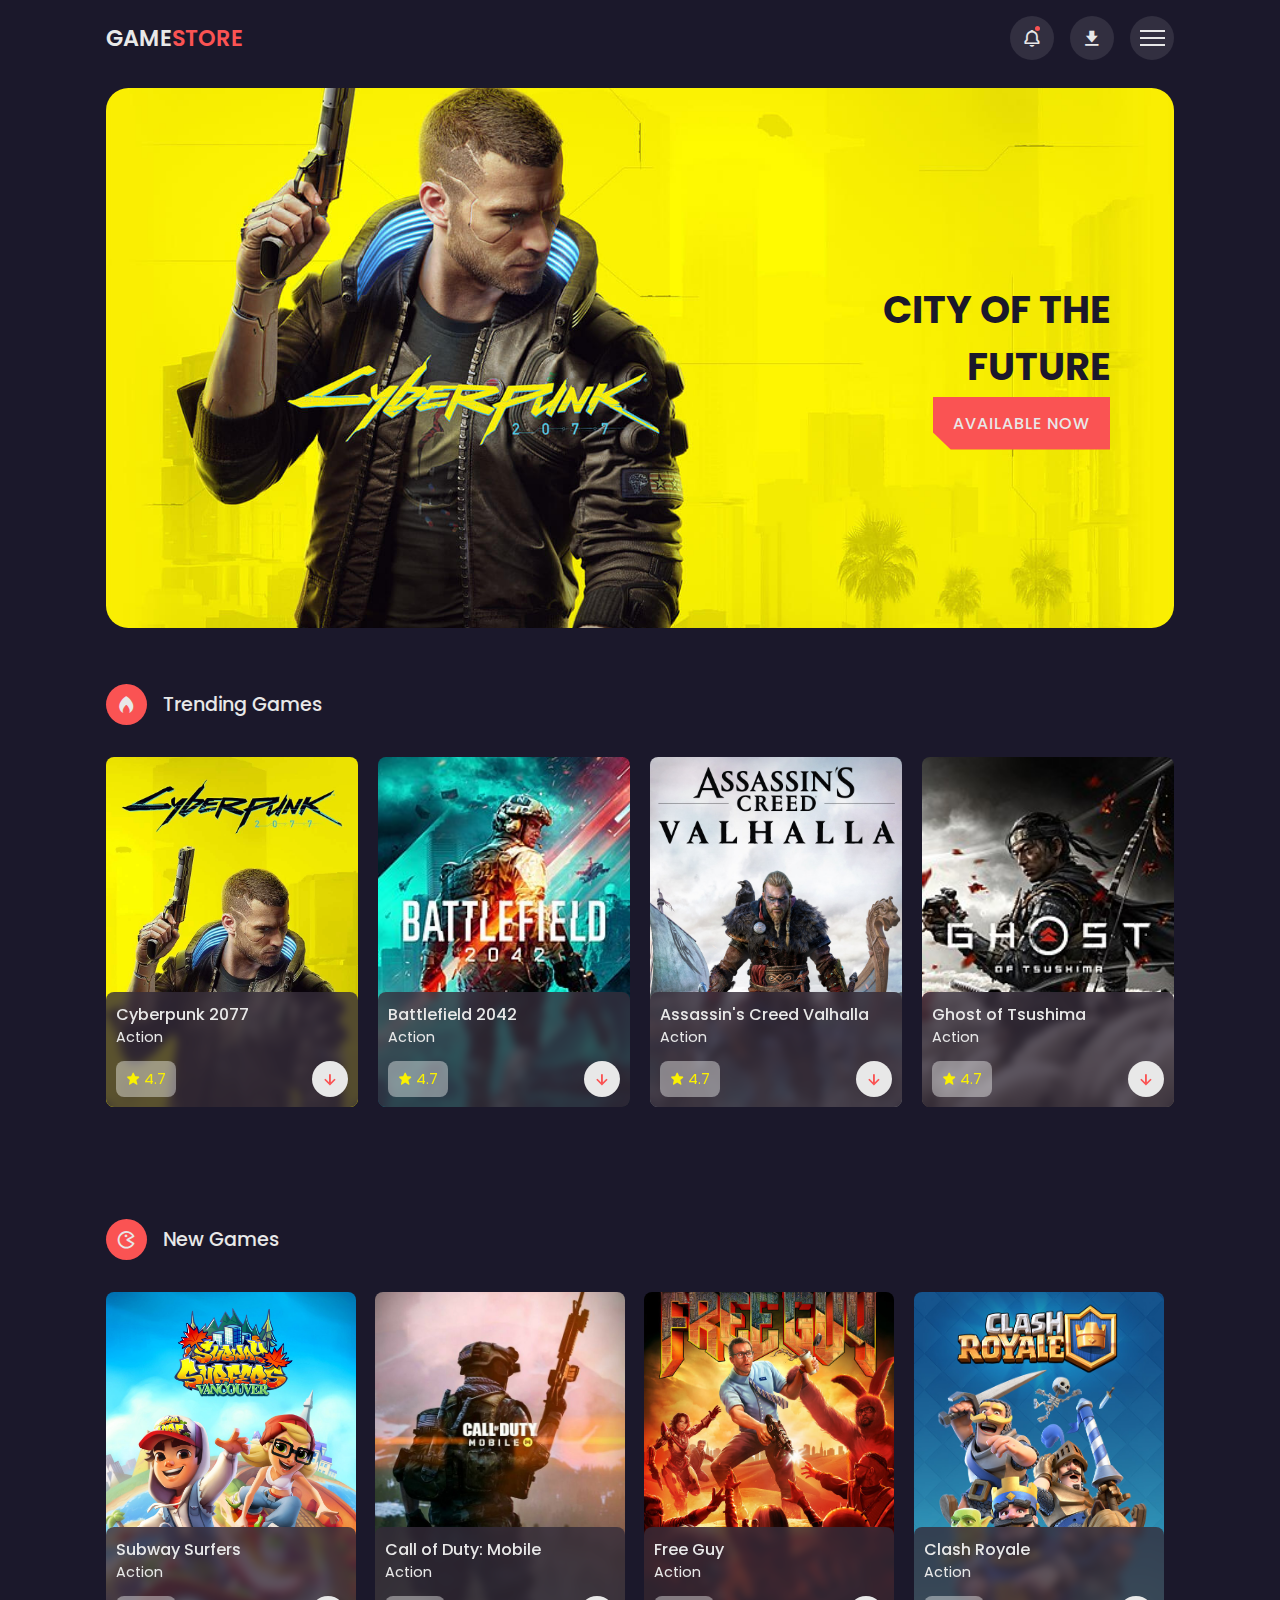
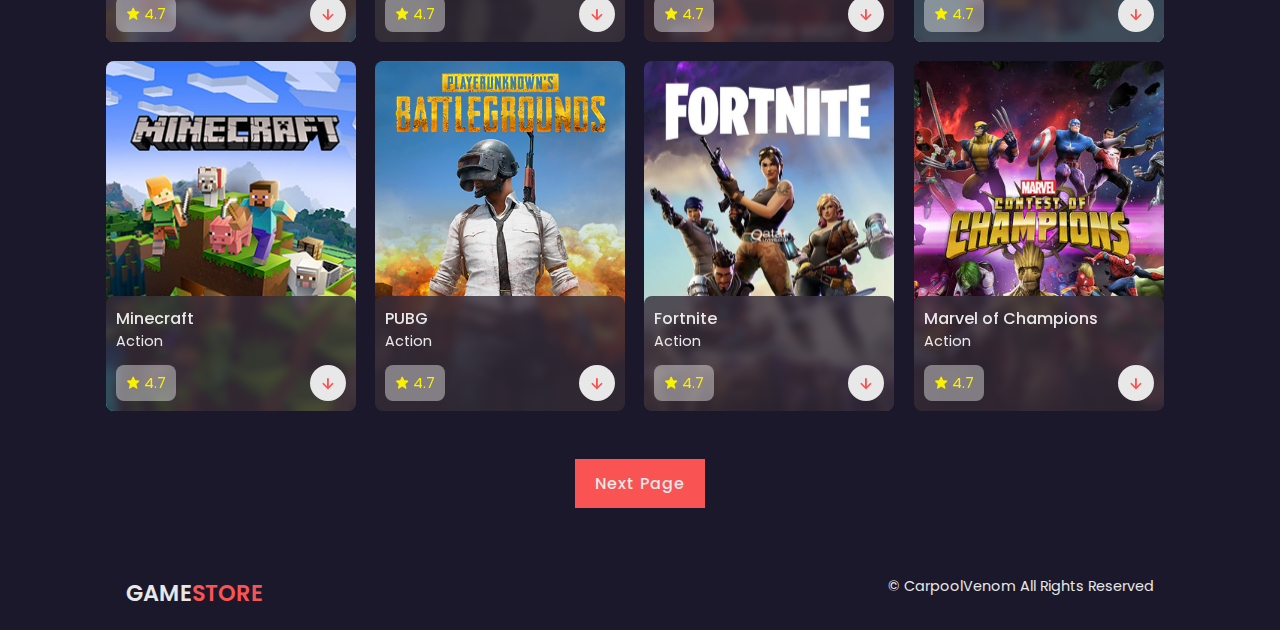
<file: index.html>
<!DOCTYPE html>
<html lang="en">

<head>
    <meta charset="UTF-8">
    <meta http-equiv="X-UA-Compatible" content="IE=edge">
    <meta name="viewport" content="width=device-width, initial-scale=1.0">
    <title>Responsive Games Website</title>
    <!-- FAV ICON -->
    <link rel="shortcut icon" href="./img/fav.png" type="image/x-icon">

    <!-- CUSTOM CSS -->
    <link rel="stylesheet" href="./css/style.css">

    <!-- BOX ICONS -->
    <link href='https://unpkg.com/boxicons@2.1.2/css/boxicons.min.css' rel='stylesheet'>

    <!-- SWIPER CSS -->
    <link rel="stylesheet" href="./css/swiper-bundle.min.css">
</head>

<body>
    <!--================== CUSTOM SCROLL BAR ==================-->
    <div class="progress">
        <div class="progress-bar" id="scroll-bar"></div>
    </div>


    <!--================== HEADER ==================-->
    <header>
        <div class="nav container">
            <a href="index.html" class="logo">Game<span>Store</span></a>

            <div class="nav-icons">
                <i class='bx bx-bell bx-tada' id="bell-icon"><span></span></i>
                <i class='bx bxs-download'></i>

                <div class="menu-icon">
                    <div class="line1"></div>
                    <div class="line2"></div>
                    <div class="line3"></div>
                </div>
            </div>

            <div class="menu">
                <img src="./img/menu.png" alt="menu">
                <div class="navbar">
                    <li><a href="index.html">Home</a></li>
                    <li><a href="#trending">Trending</a></li>
                    <li><a href="#new">New Games</a></li>
                    <li><a href="#action">Action Games</a></li>
                    <li><a href="#contact">Contact Us</a></li>
                </div>
            </div>

            <div class="notification">
                <div class="notification-box">
                    <i class='bx bx-check-circle'></i>
                    <p>Congratulations, your game download sucessfully.</p>
                </div>
                <div class="notification-box box-color">
                    <i class='bx bx-x-circle'></i>
                    <p>Could not apply the changes.</p>
                </div>
                <!-- 21:22 -->
            </div>
        </div>
    </header>

    <!--================== HOME ==================-->
    <section class="home container" id="home">
        <img src="./img/home.png" alt="home">

        <div class="home-text">
            <h1>City of the <br> Future</h1>
            <a href="#" class="btn">Available Now</a>
        </div>
    </section>

    <!--================== TRENDING ==================-->
    <section class="trending container">
        <div class="heading">
            <i class='bx bxs-flame'></i>
            <h2>Trending Games</h2>
        </div>

        <div class="trending-content swiper">
            <div class="swiper-wrapper">
                <!-- Slide 1 -->
                <div class="swiper-slide">
                    <div class="box">
                        <img src="./img/trending1.webp" alt="trending">
                        <div class="box-text">
                            <h2>Cyberpunk 2077</h2>
                            <h3>Action</h3>
                            <div class="rating-download">
                                <div class="rating">
                                    <i class='bx bxs-star'></i>
                                    <span>4.7</span>
                                </div>
                                <a href="#" class="box-btn"><i class='bx bx-down-arrow-alt'></i></a>
                            </div>
                        </div>
                    </div>
                </div>

                <!-- Slide 2 -->
                <div class="swiper-slide">
                    <div class="box">
                        <img src="./img/trending2.jpg" alt="trending">
                        <div class="box-text">
                            <h2>Battlefield 2042</h2>
                            <h3>Action</h3>
                            <div class="rating-download">
                                <div class="rating">
                                    <i class='bx bxs-star'></i>
                                    <span>4.7</span>
                                </div>
                                <a href="#" class="box-btn"><i class='bx bx-down-arrow-alt'></i></a>
                            </div>
                        </div>
                    </div>
                </div>

                <!-- Slide 3 -->
                <div class="swiper-slide">
                    <div class="box">
                        <img src="./img/trending3.jpg" alt="trending">
                        <div class="box-text">
                            <h2>Assassin's Creed Valhalla</h2>
                            <h3>Action</h3>
                            <div class="rating-download">
                                <div class="rating">
                                    <i class='bx bxs-star'></i>
                                    <span>4.7</span>
                                </div>
                                <a href="#" class="box-btn"><i class='bx bx-down-arrow-alt'></i></a>
                            </div>
                        </div>
                    </div>
                </div>

                <!-- Slide 4 -->
                <div class="swiper-slide">
                    <div class="box">
                        <img src="./img/trending4.jpg" alt="trending">
                        <div class="box-text">
                            <h2>Ghost of Tsushima</h2>
                            <h3>Action</h3>
                            <div class="rating-download">
                                <div class="rating">
                                    <i class='bx bxs-star'></i>
                                    <span>4.7</span>
                                </div>
                                <a href="#" class="box-btn"><i class='bx bx-down-arrow-alt'></i></a>
                            </div>
                        </div>
                    </div>
                </div>

                <!-- Slide 5 -->
                <div class="swiper-slide">
                    <div class="box">
                        <img src="./img/trending5.png" alt="trending">
                        <div class="box-text">
                            <h2>GTA V</h2>
                            <h3>Action</h3>
                            <div class="rating-download">
                                <div class="rating">
                                    <i class='bx bxs-star'></i>
                                    <span>4.7</span>
                                </div>
                                <a href="#" class="box-btn"><i class='bx bx-down-arrow-alt'></i></a>
                            </div>
                        </div>
                    </div>
                </div>

                <!-- Slide 6 -->
                <div class="swiper-slide">
                    <div class="box">
                        <img src="./img/trending6.jpg" alt="trending">
                        <div class="box-text">
                            <h2>Dying Light 2</h2>
                            <h3>Action</h3>
                            <div class="rating-download">
                                <div class="rating">
                                    <i class='bx bxs-star'></i>
                                    <span>4.7</span>
                                </div>
                                <a href="#" class="box-btn"><i class='bx bx-down-arrow-alt'></i></a>
                            </div>
                        </div>
                    </div>
                </div>

                <!-- Slide 7 -->
                <div class="swiper-slide">
                    <div class="box">
                        <img src="./img/trending7.png" alt="trending">
                        <div class="box-text">
                            <h2>Halo Infinite</h2>
                            <h3>Action</h3>
                            <div class="rating-download">
                                <div class="rating">
                                    <i class='bx bxs-star'></i>
                                    <span>4.7</span>
                                </div>
                                <a href="#" class="box-btn"><i class='bx bx-down-arrow-alt'></i></a>
                            </div>
                        </div>
                    </div>
                </div>

                <!-- Slide 8 -->
                <div class="swiper-slide">
                    <div class="box">
                        <img src="./img/trending8.png" alt="trending">
                        <div class="box-text">
                            <h2>Resident Evil Village</h2>
                            <h3>Action</h3>
                            <div class="rating-download">
                                <div class="rating">
                                    <i class='bx bxs-star'></i>
                                    <span>4.7</span>
                                </div>
                                <a href="#" class="box-btn"><i class='bx bx-down-arrow-alt'></i></a>
                            </div>
                        </div>
                    </div>
                </div>

            </div>
        </div>
    </section>

    <!--================== NEW ==================-->
    <section class="new container" id="new">
        <div class="heading">
            <i class='bx bx-game'></i>
            <h2>New Games</h2>
        </div>

        <div class="new-content">
            <!-- New 1 -->
            <div class="box">
                <img src="./img/new1.jpg" alt="trending">
                <div class="box-text">
                    <h2>Subway Surfers</h2>
                    <h3>Action</h3>
                    <div class="rating-download">
                        <div class="rating">
                            <i class='bx bxs-star'></i>
                            <span>4.7</span>
                        </div>
                        <a href="download.html" class="box-btn"><i class='bx bx-down-arrow-alt'></i></a>
                    </div>
                </div>
            </div>

            <!-- New 2 -->
            <div class="box">
                <img src="./img/new2.jpg" alt="trending">
                <div class="box-text">
                    <h2>Call of Duty: Mobile</h2>
                    <h3>Action</h3>
                    <div class="rating-download">
                        <div class="rating">
                            <i class='bx bxs-star'></i>
                            <span>4.7</span>
                        </div>
                        <a href="#" class="box-btn"><i class='bx bx-down-arrow-alt'></i></a>
                    </div>
                </div>
            </div>

            <!-- New 3 -->
            <div class="box">
                <img src="./img/new3.jpg" alt="trending">
                <div class="box-text">
                    <h2>Free Guy</h2>
                    <h3>Action</h3>
                    <div class="rating-download">
                        <div class="rating">
                            <i class='bx bxs-star'></i>
                            <span>4.7</span>
                        </div>
                        <a href="#" class="box-btn"><i class='bx bx-down-arrow-alt'></i></a>
                    </div>
                </div>
            </div>

            <!-- New 4 -->
            <div class="box">
                <img src="./img/new4.jpg" alt="trending">
                <div class="box-text">
                    <h2>Clash Royale</h2>
                    <h3>Action</h3>
                    <div class="rating-download">
                        <div class="rating">
                            <i class='bx bxs-star'></i>
                            <span>4.7</span>
                        </div>
                        <a href="#" class="box-btn"><i class='bx bx-down-arrow-alt'></i></a>
                    </div>
                </div>
            </div>

            <!-- New 5 -->
            <div class="box">
                <img src="./img/new5.png" alt="trending">
                <div class="box-text">
                    <h2>Minecraft</h2>
                    <h3>Action</h3>
                    <div class="rating-download">
                        <div class="rating">
                            <i class='bx bxs-star'></i>
                            <span>4.7</span>
                        </div>
                        <a href="#" class="box-btn"><i class='bx bx-down-arrow-alt'></i></a>
                    </div>
                </div>
            </div>

            <!-- New 6 -->
            <div class="box">
                <img src="./img/new6.png" alt="trending">
                <div class="box-text">
                    <h2>PUBG</h2>
                    <h3>Action</h3>
                    <div class="rating-download">
                        <div class="rating">
                            <i class='bx bxs-star'></i>
                            <span>4.7</span>
                        </div>
                        <a href="#" class="box-btn"><i class='bx bx-down-arrow-alt'></i></a>
                    </div>
                </div>
            </div>

            <!-- New 7 -->
            <div class="box">
                <img src="./img/new7.png" alt="trending">
                <div class="box-text">
                    <h2>Fortnite</h2>
                    <h3>Action</h3>
                    <div class="rating-download">
                        <div class="rating">
                            <i class='bx bxs-star'></i>
                            <span>4.7</span>
                        </div>
                        <a href="#" class="box-btn"><i class='bx bx-down-arrow-alt'></i></a>
                    </div>
                </div>
            </div>

            <!-- New 8 -->
            <div class="box">
                <img src="./img/new8.jpg" alt="trending">
                <div class="box-text">
                    <h2>Marvel of Champions</h2>
                    <h3>Action</h3>
                    <div class="rating-download">
                        <div class="rating">
                            <i class='bx bxs-star'></i>
                            <span>4.7</span>
                        </div>
                        <a href="#" class="box-btn"><i class='bx bx-down-arrow-alt'></i></a>
                    </div>
                </div>
            </div>
        </div>

        <div class="next-page">
            <a href="#">Next Page</a>
        </div>
    </section>

    <div class="copyright container">
        <a href="#" class="logo">Game<span>Store</span></a>
        <p>&#169; CarpoolVenom All Rights Reserved</p>
    </div>
    <!-- 48:50 -->


    <!-- SWIPER JS -->
    <script src="./js/swiper-bundle.min.js"></script>

    <!-- CUSTOM JS -->
    <script src="./js/main.js"></script>
</body>

</html>
</file>
<file: css/style.css>
/* ---------- GOOGLE FONT ---------- */
@import url('https://fonts.googleapis.com/css2?family=Poppins:wght@400;500;600;700&display=swap');

/* ---------- VARIABLES ---------- */
:root {
    --main-color: #fa5353;
    /* --main-color-alt: #0d81ec; */
    --dark-color: #1b182b;
    --light-color: #322f40;
    --text-color: hsl(0, 0%, 91%);
}


/* ---------- GERAL ---------- */
* {
    margin: 0;
    padding: 0;
    font-family: 'Poppins', sans-serif;
    scroll-behavior: smooth;
    box-sizing: border-box;
    list-style: none;
    text-decoration: none;
    scroll-padding-top: 2rem;
}

::selection {
    color: var(--text-color);
    background: var(--main-color);
}

section {
    padding: 4rem 0 3rem;
}

img {
    width: 100%;
}

body {
    color: var(--text-color);
    background: var(--dark-color);
}

.container {
    max-width: 1068px;
    margin: auto;
    width: 100%;
}

/* ---------- HEADER/NAVBAR ---------- */
header {
    position: fixed;
    top: 0;
    left: 0;
    width: 100%;
    background: var(--dark-color);
    z-index: 100;
}

.nav {
    display: flex;
    align-items: center;
    justify-content: center;
    padding: 16px 0;
}

.logo {
    font-size: 1.4rem;
    font-weight: 600;
    color: var(--text-color);
    text-transform: uppercase;
    margin: 0 auto 0 0;
}
.logo span {
    color: var(--main-color);
}

.nav-icons {
    display: flex;
    align-items: center;
    column-gap: 1rem;
}

.nav-icons .bx {
    font-size: 20px;
    height: 44px;
    width: 44px;
    display: grid;
    place-items: center;
    color: var(--text-color);
    background: var(--light-color);
    border-radius: 50%;
    cursor: pointer;
}

#bell-icon {
    position: relative;
}
#bell-icon span {
    content: '';
    width: 5px;
    height: 5px;
    border-radius: 50%;
    background: var(--main-color);
    position: absolute;
    top: 10px;
    right: 14px;
}

.menu-icon {
    display: flex;
    flex-direction: column;
    align-items: center;
    justify-content: center;
    row-gap: 5px;
    height: 44px;
    width: 44px;
    border-radius: 50%;
    background: var(--light-color);
    cursor: pointer;
    z-index: 200;
    transition: 0.3s;
}
.menu-icon div {
    display: block;
    background: var(--text-color);
    height: 2px;
    width: 25px;
    transition: 0.3s;
}

.move .line1 {
    transform: rotate(-45deg) translate(-5px, 5px);
}

.move .line2 {
    opacity: 0;
}

.move .line3 {
    transform: rotate(45deg) translate(-5px, -5px);
}

.menu {
    position: fixed;
    left: 0;
    top: 0;
    width: 100%;
    height: 100vh;
    background: rgba(0, 0, 14, 0.9);
    z-index: 106;
    display: flex;
    align-items: center;
    justify-content: space-between;
    transition: 0.5s;
    clip-path: circle(0% at 100% 0%);
}
.menu.active {
    clip-path: circle(144% at 100% 0%);
}

.menu img {
    width: 700px;
}

.navbar {
    display: grid;
    row-gap: 1rem;
    text-align: right;
    padding-right: 2rem;
}
.navbar a {
    font-size: 1.6rem;
    color: var(--text-color);
    font-weight: 500;
    transition: 0.2s;
}
.navbar a:hover {
    border-bottom: 4px solid var(--main-color);
    font-size: 1.8rem;
}

.notification {
    position: absolute;
    top: 110%;
    right: 5rem;
    background: var(--light-color);
    width: 300px;
    height: 350px;
    border-radius: 0.5rem;
    padding: 10px;
    display: flex;
    flex-direction: column;
    row-gap: 1rem;
    clip-path: circle(0% at 100% 0%);
}
.notification.active {
    clip-path: circle(144% at 100% 0%);
    transition: 0.3s;
}

.notification-box {
    display: flex;
    align-items: baseline;
    column-gap: 1rem;
    border-radius: 0.5rem;
    background: var(--dark-color);
    padding: 10px;
}
.notification-box .bx {
    color: #faf102;
}

.box-color {
    background: hsl(0, 0%, 100%, 0.4);
}
.box-color .bx {
    color: var(--main-color);
}

/* ---------- HOME ---------- */
.home {
    position: relative;
    min-height: 540px;
    display: flex;
    align-items: center;
    justify-content: flex-end;
    margin-top: 5rem;
}

.home img {
    position: absolute;
    width: 100%;
    height: 100%;
    object-fit: cover;
    border-radius: 1.4rem;
    z-index: -1;
}

.home-text {
    padding-right: 4rem;
    text-align: right;
}

.home-text h1 {
    font-size: 2.4rem;
    text-transform: uppercase;
    color: var(--dark-color);
    margin-bottom: 1rem;
}

.btn {
    background: var(--main-color);
    padding: 15px 20px;
    color: var(--text-color);
    text-transform: uppercase;
    font-size: 1rem;
    letter-spacing: 1px;
    font-weight: 500;
    clip-path: polygon(0 0, 100% 0%, 100% 100%, 10% 100%, 0% 68%);
}
.btn:hover {
    background: var(--light-color);
    transition: 0.3s all linear;
}

/* ---------- TRENDING ---------- */
.heading {
    display: flex;
    align-items: center;
    column-gap: 1rem;
    margin-bottom: 2rem;
}
.heading .bx {
    font-size: 21px;
    color: var(--text-color);
    background: var(--main-color);
    padding: 10px;
    border-radius: 5rem;
}
.heading h2 {
    font-size: 1.2rem;
    font-weight: 500;
}

.box {
    position: relative;
    width: 100%;
    height: 350px;
    border-radius: 0.5rem;
}
.box img {
    width: 100%;
    height: 100%;
    object-fit: cover;
    border-radius: 0.5rem;
}

.box .box-text {
    position: absolute;
    right: 0;
    left: 0;
    bottom: 0;
    padding: 10px;
    background: hsl(277, 14%, 20%, 0.8);
    backdrop-filter: blur(4px);
    border-radius: 0.5rem;
}
.box .box-text h2 {
    font-size: 1rem;
    font-weight: 500;
}
.box .box-text h3 {
    font-size: 0.9rem;
    font-weight: 400;
    margin-bottom: 0.8rem;
}

.rating-download {
    display: flex;
    justify-content: space-between;
}

.rating {
    display: flex;
    align-items: center;
    column-gap: 4px;
    background: hsl(0, 0%, 100%, 0.4);
    padding: 4px 10px;
    border-radius: 0.5rem;
}
.rating .bx,
.rating span {
    color: #faf102;
    font-size: 0.9rem;
}

.box-btn .bx {
    padding: 8px;
    background: var(--text-color);
    border-radius: 5rem;
    color: var(--main-color);
    font-weight: 400;
    font-size: 20px;
}
.box-btn .bx:hover {
    background: var(--dark-color);
}

/* ---------- NEW ---------- */
.new-content {
    display: grid;
    grid-template-columns: repeat(auto-fit, minmax(240px, 250px));
    gap: 1.2rem;
}

.next-page {
    display: flex;
    justify-content: center;
    align-items: center;
    margin-top: 3rem;
}

.next-page a {
    background: var(--main-color);
    padding: 12px 20px;
    color: var(--text-color);
    letter-spacing: 1px;
    font-weight: 500;
}
.next-page a:hover {
    background: var(--light-color);
    transition: 0.3s all linear;
}

/* ---------- COPYRIGHT ---------- */
.copyright {
    display: flex;
    justify-content: space-between;
    padding: 20px;
}

.copyright p {
    font-size: 0.9rem;
    color: var(--text-color);
}

/* ---------- DOWNLOAD PAGE ---------- */
.video-container video {
    width: 100%;
    aspect-ratio: 16/9;
}

.video-container {
    margin-top: 5rem;
}

.about {
    margin-top: 2rem;
}

.about h2 {
    display: inline-flex;
    font-size: 1.4rem;
    font-weight: 500;
    border-bottom: 4px solid var(--main-color);
}

.about p {
    font: 0.938rem;
    margin-top: 1rem;
    text-align: justify;
}

.screenshots h2 {
    display: inline-flex;
    font-size: 1.4rem;
    font-weight: 500;
    border-bottom: 4px solid var(--main-color);
    margin: 1.6rem 0;
}

.screenshots-content {
    display: grid;
    grid-template-columns: repeat(auto-fit, minmax(250px,auto));
    gap: 10px;
    justify-content: center;
    max-width: 800px;
    margin: auto;
    width: 100%;
}
.screenshots-content img {
    width: 100%;
    height: 440px;
    object-fit: cover;
}

.download {
    max-width: 800px;
    margin: auto;
    width: 100%;
    display: grid;
    justify-content: center;
    margin-top: 2rem;
}

.download h2 {
    text-align: center;
    font-size: 1.4rem;
    font-weight: 500;
    margin: 1.6rem 0;
}

.download-links {
    display: grid;
    grid-template-columns: repeat(3, 1fr);
    gap: 10px;
    margin-bottom: 2rem;
}

.download-links a {
    text-align: center;
    background: var(--main-color);
    padding: 12px 20px;
    color: var(--text-color);
    letter-spacing: 1px;
    font-weight: 500;
}
.download-links a:hover {
    background: var(--light-color);
    transition: 0.3s all linear;
}

/* ---------- DISPLAY BLOCK FOR DEFAULT SCROLL BAR ---------- */
html::-webkit-scrollbar {
    display: none;
}
/* ---------- CUSTOM SCROLL BAR ---------- */
.progress {
    position: fixed;
    top: 0;
    left: 0;
    width: 100%;
    height: 4px;
    z-index: 300;
}

.progress-bar {
    height: 4px;
    background: var(--main-color);
    width: 0%;
}

/* ---------- MEDIA QUERIES ---------- */
@media (max-width: 1080px) {
    .container {
        margin: 0 auto;
        width: 90%;
    }
    .nav {
        padding: 10px 0;
    }
    .notification {
        right: 4rem;
    }
    .menu img {
        width: 500px;
    }
    section {
        padding: 3rem 0 2rem;
    }
    .home {
        margin-top: 4rem !important;
        min-height: 440px;
    }
    .home img {
        border-radius: 1rem;
    }
    .new-content {
        grid-template-columns: repeat(auto-fit, minmax(200px, auto));
    }
    .video-container {
        margin-top: 5rem !important;
    }
}

@media (max-width: 774px) {
    .notification {
        right: 1rem;
    }
    .menu img {
        width: 400px;
    }
    .home {
        min-height: 300px;
    }
    .home-text h1 {
        font-size: 2rem;
    }
    .btn {
        padding: 12px 17px;
    }
    .screenshots-content {
        grid-template-columns: repeat(auto-fit, minmax(250px, 300px));
    }
}

@media (max-width: 560px) {
    .menu img {
        display: none;
    }
    .menu {
        justify-content: flex-end;
    }
    .nav {
        padding: 8px 0;
    }
    .nav-icons .bx,
    .menu-icon {
        height: 40px;
        width: 40%;
    }
    .home {
        min-height: 240px;
    }
    .home-text {
        padding-right: 1rem;
    }
    p {
        font-size: 0.875rem;
    }
    .download-links {
        grid-template-columns: 1fr;
    }
}

@media (max-width: 360px) {
    .logo {
        font-size: 1.2rem;
    }
    .navbar a {
        font-size: 1.3rem;
    }
    .navbar a:hover {
        font-size: 1.4rem;
    }
    .notification {
        width: 270px;
    }
    .home {
        min-height: 214px;
    }
    .home-text h1 {
        font-size: 1.4rem;
    }
    .heading .bx {
        padding: 8px;
    }
    .heading h2 {
        font-size: 1.1rem;
    }
    .box {
        height: 420px;
    }
    .copyright {
        flex-direction: column;
        align-items: center;
        row-gap: 1rem;
    }
    .copyright .logo {
        margin: 0;
    }
    .about h2,
    .screenshots h2 .download h2 {
        font-size: 1.2rem;
    }
}
</file>
